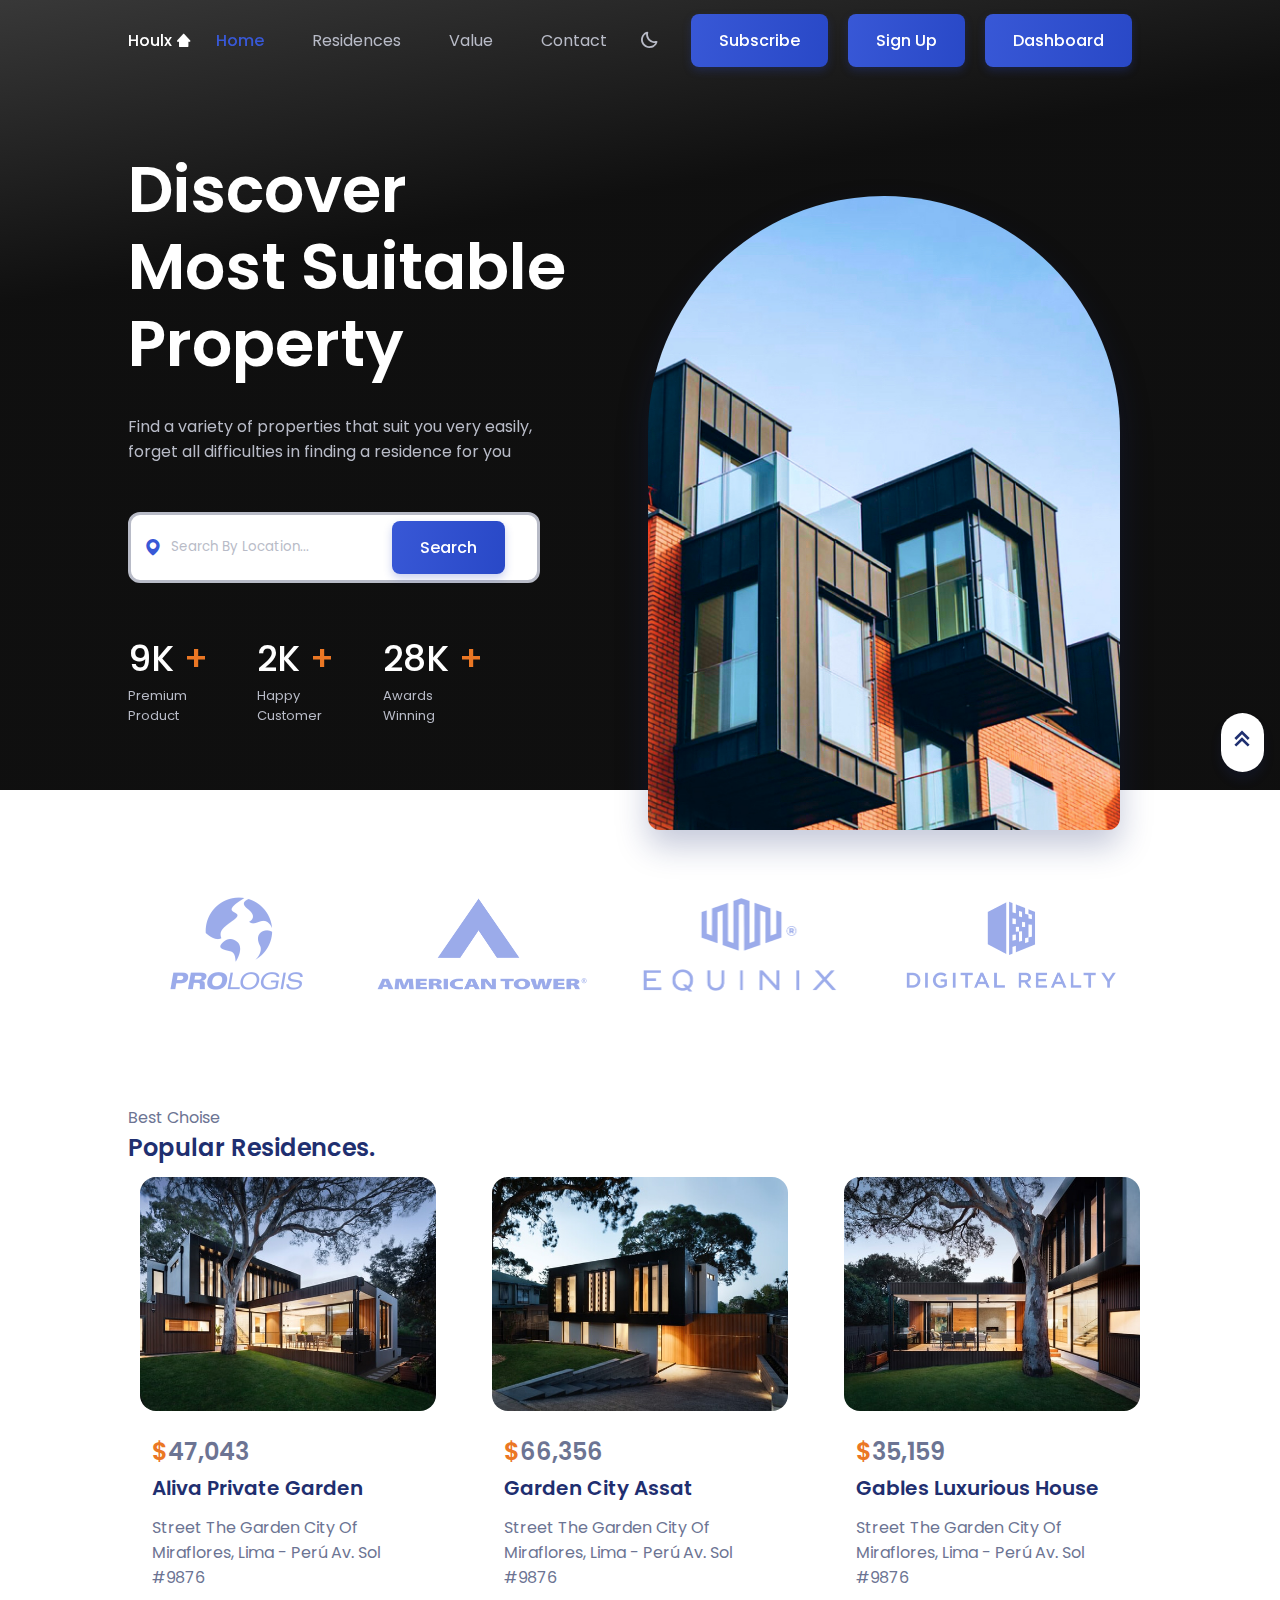
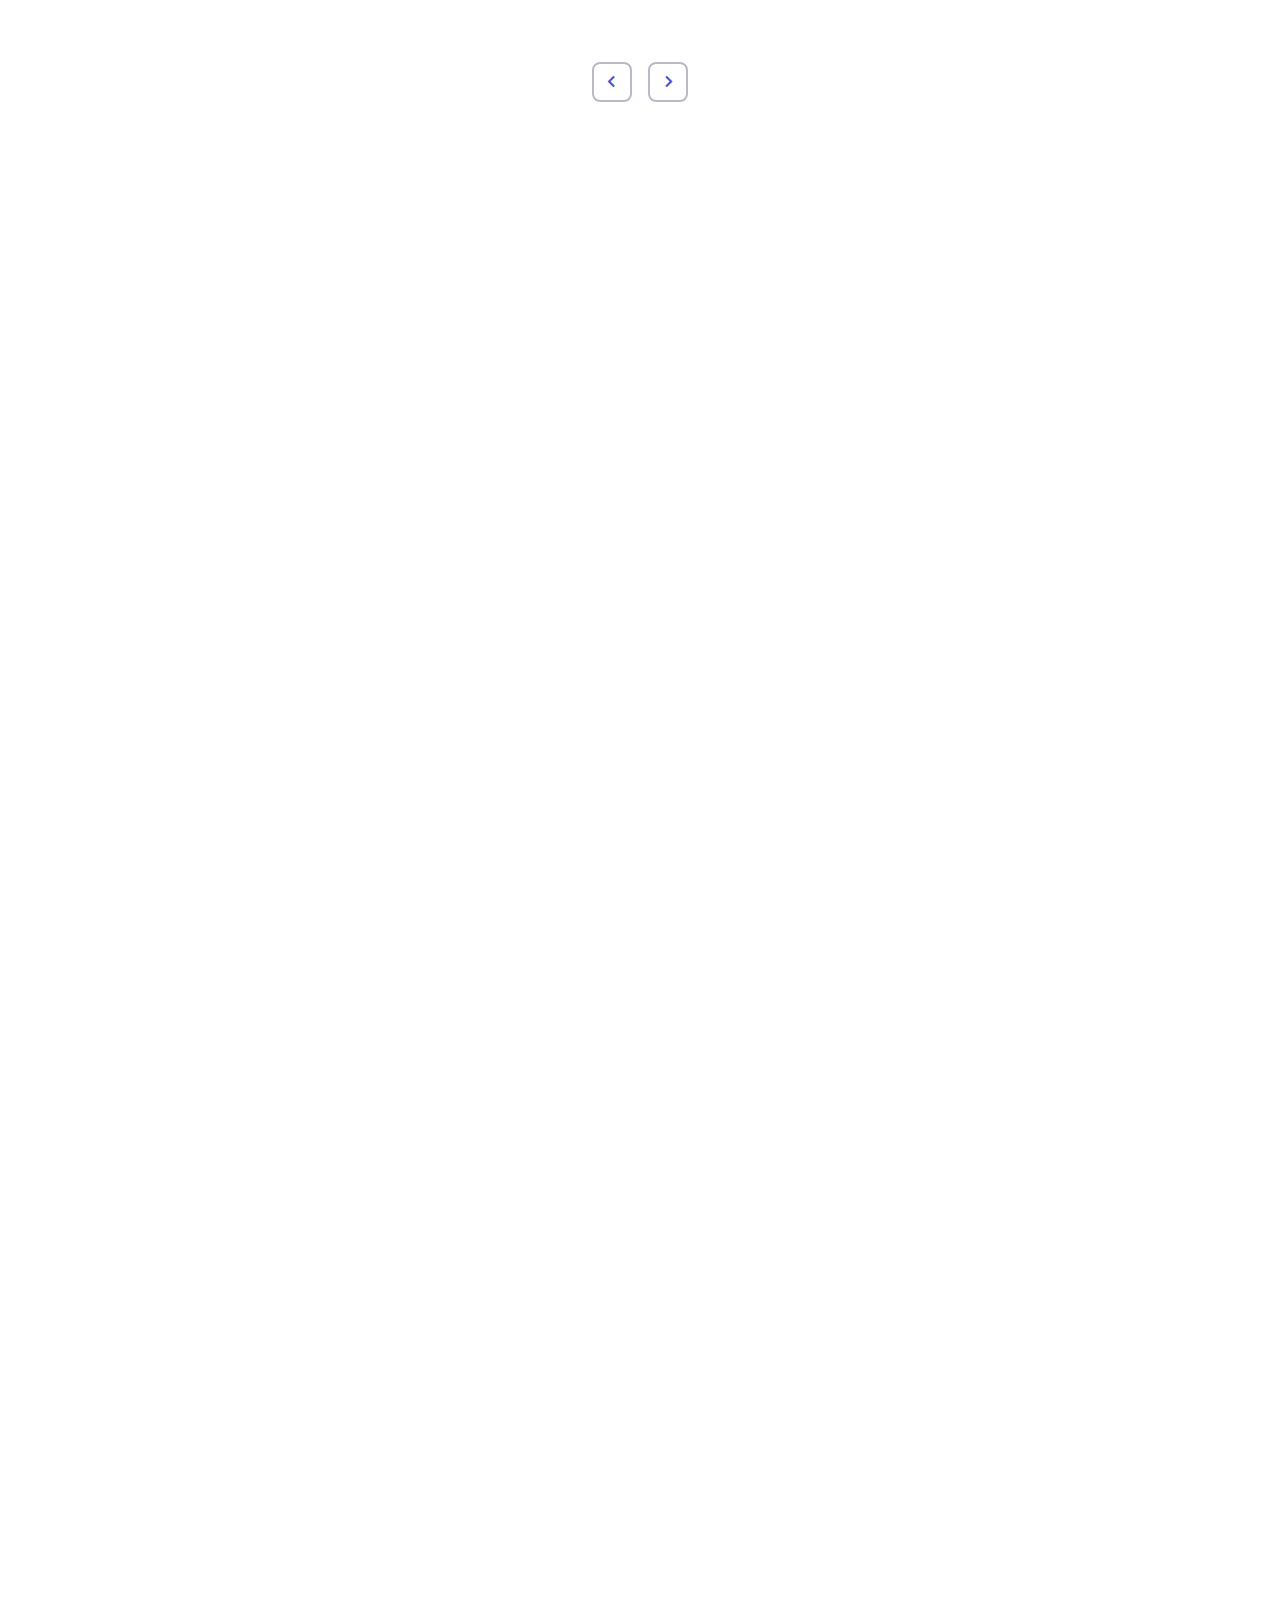
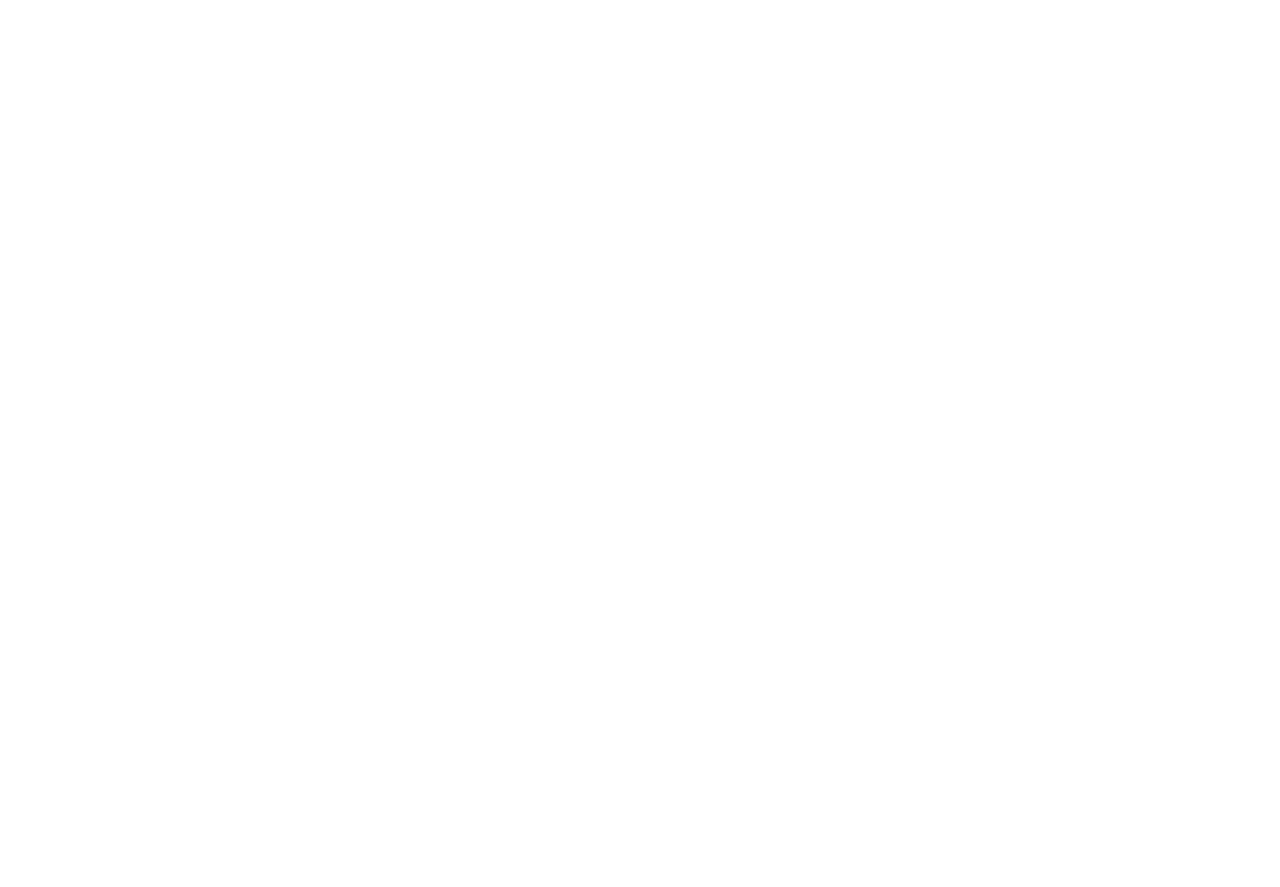
<file: index.html>
<!DOCTYPE html>
<html lang="en">
<head>
    <meta charset="UTF-8">
    <meta http-equiv="X-UA-Compatible" content="IE=edge">
    <meta name="viewport" content="width=device-width, initial-scale=1.0">
    <title>Real State</title>
    <link rel="shortcut icon" href="images/favicon.png" type="image/x-icon">
    <link href='https://unpkg.com/boxicons@2.1.4/css/boxicons.min.css' rel='stylesheet'>
    <link rel="stylesheet" href="css/swiper-bundle.min.css">
    <link rel="stylesheet" href="css/style.css">
</head>
<body>
    
    <!-- Start Header (shrouk) -->
    <header class="header" id="header">
        <nav class="nav container">
            <a href="#" class="nav-logo ">
                Houlx    <i class="bx bxs-home-alt-2"></i>
            </a>
            <div class="nav-menu">
                <ul class="nav-list">
                    <li class="nav-item">
                        <a href="#home" class="nav-link active-link">
                            <i class="bx bx-home-alt-2"></i>
                            <span>Home</span>
                        </a>
                    </li>
                    <li class="nav-item">
                        <a href="#popular" class="nav-link">
                            <i class="bx bx-building-house"></i>
                            <span>Residences</span>
                        </a>
                    </li>
                    <li class="nav-item">
                        <a href="#value" class="nav-link">
                            <i class="bx bx-award"></i>
                            <span>Value</span>
                        </a>
                    </li>
                    <li class="nav-item">
                        <a href="#contact" class="nav-link">
                            <i class="bx bx-phone"></i>
                            <span>Contact</span>
                        </a>
                    </li>
                </ul>
            </div>

            <i class="bx bx-moon change-theme" id="theme-button"></i>

            <a href="#subscribe" class="button nav-button">Subscribe</a>
            <a href="#signup" class="button nav-button" onclick="redirectToRegistration(event)">Sign Up</a>
            <a href="dashboard.html" class="button nav-button" onclick="redirectTodashboard(event)">Dashboard</a>
        </nav>
    </header>
    <!-- End Header -->

    <!-- Start Main (Nada) -->
    <main class="main">
        <section class="home section" id="home">
            <div class="home-container container grid">
                <div class="home-data">
                    <h1 class="home-title">
                        Discover <br> Most Suitable <br> Property
                    </h1>

                    <p class="home-desc">
                        Find a variety of properties that suit you very easily, 
                        forget all difficulties in finding a residence for you
                    </p>

                    <form action="" class="home-search">
                        <i class="bx bxs-map"></i>
                        <input type="search" placeholder="Search By Location..." class="home-search-input">
                        <button class="button">Search</button>
                    </form>

                    <div class="home-value">
                        <div>
                            <h1 class="home-value-number">
                                9K <span>+</span>
                            </h1>
                            <span class="home-value-desc">
                                Premium <br> Product
                            </span>
                        </div>
                        <div>
                            <h1 class="home-value-number">
                                2K <span>+</span>
                            </h1>
                            <span class="home-value-desc">
                                Happy <br> Customer
                            </span>
                        </div>
                        <div>
                            <h1 class="home-value-number">
                                28K <span>+</span>
                            </h1>
                            <span class="home-value-desc">
                                Awards <br> Winning
                            </span>
                        </div>
                    </div>

                </div>
                <div class="home-images">
                    <div class="home-orbe">
                        <div class="home-img">
                            <img src="images/home.jpg" alt="">
                        </div>
                    </div>
                </div>
            </div>    
        </section>
        <section class="logos section">
            <div class="logos-container container grid">
                <div class="logos-img">
                    <img src="images/logo1.png" alt="">
                </div>
                <div class="logos-img">
                    <img src="images/logo2.png" alt="">
                </div>
                <div class="logos-img">
                    <img src="images/logo3.png" alt="">
                </div>
                <div class="logos-img">
                    <img src="images/logo4.png" alt="">
                </div>
            </div>
        </section>
        <section class="popular section" id="popular">
            <div class="container">
                <span class="section-subtitle">
                    Best Choise
                </span>
                <h2 class="section-title">
                    Popular Residences<span>.</span>
                </h2>
                <div class="popular_container swiper">
                    <div class="swiper-wrapper">
                        <article class="popular-card swiper-slide">
                            <img src="images/popular1.jpg" alt="" class="popular-img">
                            
                            <div class="popular-data">
                                <h2 class="popular-price">
                                    <span>$</span>66,356
                                </h2>
                                <h3 class="popular-title">
                                    Garden City Assat
                                </h3>
                                <p class="poplar-desc">
                                    Street The Garden City Of Miraflores, Lima - Perú Av. Sol #9876
                                </p>
                            </div>
                        </article>
                        <article class="popular-card swiper-slide">
                            <img src="images/popular2.jpg" alt="" class="popular-img">
                            
                            <div class="popular-data">
                                <h2 class="popular-price">
                                    <span>$</span>35,159
                                </h2>
                                <h3 class="popular-title">
                                    Gables Luxurious House
                                </h3>
                                <p class="poplar-desc">
                                    Street The Garden City Of Miraflores, Lima - Perú Av. Sol #9876
                                </p>
                            </div>
                        </article>
                        <article class="popular-card swiper-slide">
                            <img src="images/popular3.jpg" alt="" class="popular-img">
                            
                            <div class="popular-data">
                                <h2 class="popular-price">
                                    <span>$</span>75,043
                                </h2>
                                <h3 class="popular-title">
                                    Garden Orchard City
                                </h3>
                                <p class="poplar-desc">
                                    Street The Garden City Of Miraflores, Lima - Perú Av. Sol #9876
                                </p>
                            </div>
                        </article>
                        <article class="popular-card swiper-slide">
                            <img src="images/popular4.jpg" alt="" class="popular-img">
                            
                            <div class="popular-data">
                                <h2 class="popular-price">
                                    <span>$</span>62,024
                                </h2>
                                <h3 class="popular-title">
                                    Luxurious City Garden
                                </h3>
                                <p class="poplar-desc">
                                    Street The Garden City Of Miraflores, Lima - Perú Av. Sol #9876
                                </p>
                            </div>
                        </article>
                        <article class="popular-card swiper-slide">
                            <img src="images/popular5.jpg" alt="" class="popular-img">
                            
                            <div class="popular-data">
                                <h2 class="popular-price">
                                    <span>$</span>47,043
                                </h2>
                                <h3 class="popular-title">
                                    Aliva Private Garden
                                </h3>
                                <p class="poplar-desc">
                                    Street The Garden City Of Miraflores, Lima - Perú Av. Sol #9876
                                </p>
                            </div>
                        </article>
                    </div>
                    <div class="swiper-button-next">
                        <i class="bx bx-chevron-right"></i>
                    </div>
                    <div class="swiper-button-prev">
                        <i class="bx bx-chevron-left"></i>
                    </div>
                </div>
            </div>
        </section>
        <section class="value section" id="value">
            <div class="value-container container grid">
                <div class="value-images">
                    <div class="value-orbe"></div>
                    <!-- End Main -->

                    <!-- Start value (Ali) -->
                    <div class="value-img">
                        <img src="images/value.jpg" alt="">
                    </div>
                </div>
                <div class="value-content">
                    <div class="value-data">
                        <span class="section-subtitle">Our Value</span>
                        <h2 class="section-title">Value We Give To You<span>.</span></h2>
                        <p class="value-desc">
                            We always ready to help by providing the best service for you. 
                            We believe a good place to live can make your life better.
                        </p>
                    </div>
                    <div class="value-acco">
                        <div class="value-acco-item">
                            <header class="value-acco-header">
                                <i class="bx bxs-shield-x value-acco-icon"></i>
                                <h3 class="value-acco-title">Best interest rates on the market</h3>
                                <div class="value-acco-arrow">
                                    <i class="bx bxs-down-arrow"></i>
                                </div>
                            </header>
                            <div class="value-acco-content">
                                <p class="value-acco-desc">
                                    Price we provides is the best for you, 
                                    we guarantee no price changes on your property due 
                                    to various unexpected costs that may come.
                                </p>
                            </div>
                        </div>
                        <div class="value-acco-item">
                            <header class="value-acco-header">
                                <i class="bx bxs-x-square value-acco-icon"></i>
                                <h3 class="value-acco-title">Prevent unstable prices</h3>
                                <div class="value-acco-arrow">
                                    <i class="bx bxs-down-arrow"></i>
                                </div>
                            </header>
                            <div class="value-acco-content">
                                <p class="value-acco-desc">
                                    Price we provides is the best for you, 
                                    we guarantee no price changes on your property due 
                                    to various unexpected costs that may come.
                                </p>
                            </div>
                        </div>
                        <div class="value-acco-item">
                            <header class="value-acco-header">
                                <i class="bx bxs-shield-x value-acco-icon"></i>
                                <h3 class="value-acco-title">Best prices on the market</h3>
                                <div class="value-acco-arrow">
                                    <i class="bx bxs-down-arrow"></i>
                                </div>
                            </header>
                            <div class="value-acco-content">
                                <p class="value-acco-desc">
                                    Price we provides is the best for you, 
                                    we guarantee no price changes on your property due 
                                    to various unexpected costs that may come.
                                </p>
                            </div>
                        </div>
                        <div class="value-acco-item">
                            <header class="value-acco-header">
                                <i class="bx bxs-shield-x value-acco-icon"></i>
                                <h3 class="value-acco-title">Security of your data</h3>
                                <div class="value-acco-arrow">
                                    <i class="bx bxs-down-arrow"></i>
                                </div>
                            </header>
                            <div class="value-acco-content">
                                <p class="value-acco-desc">
                                    Price we provides is the best for you, 
                                    we guarantee no price changes on your property due 
                                    to various unexpected costs that may come.
                                </p>
                            </div>
                        </div>
                    </div>
                </div>
            </div>
        </section>
        <!-- End Value -->

        <!-- Start Contact (Alaa) -->
        <section class="contact section" id="contact">
            <div class="contact-container container grid">
                <div class="contact-images">
                    <div class="contact-orbe"></div>
                      
                    <div class="contact-image">
                        <img src="images/contact.png" alt="">
                    </div>
                </div>
                <div class="contact-content">
                    <div class="contact-data">
                        <span class="section-subtitle">Contact Us</span>
                        <h2 class="title">
                            Easy To Contact Us<span>.</span>
                        </h2>
                        <p class="contact-desc">
                            Is there a problem finding your dream home? Need a 
                            guide in buying first home? or need a consultation 
                            on residential issues? just contact us.
                        </p>
                    </div>
                    <div class="contact-card">
                        <div class="contact-card-box">
                            <div class="contact-card-info">
                                <i class="bx bxs-message-rounded-dots"></i>
                                <div>
                                    <h3 class="contact-card-title">
                                        Chat
                                    </h3>
                                    <p class="contact-card-desc">
                                        022.321.165.19
                                    </p>
                                </div>
                                <button class="button contact-card-button">Chat Now</button>
                            </div>
                        </div>
                        <div class="contact-card-box">
                            <div class="contact-card-info">
                                <i class="bx bx-phone-call"></i>
                                <div>
                                    <h3 class="contact-card-title">
                                        Call
                                    </h3>
                                    <p class="contact-card-desc">
                                        022.321.165.19
                                    </p>
                                </div>
                                <button class="button contact-card-button">Call Now</button>
                            </div>
                        </div>
                        <div class="contact-card-box">
                            <div class="contact-card-info">
                                <i class="bx bxs-envelope"></i>
                                <div>
                                    <h3 class="contact-card-title">
                                        Message
                                    </h3>
                                    <p class="contact-card-desc">
                                        022.321.165.19
                                    </p>
                                </div>
                                <button class="button contact-card-button">Message Now</button>
                            </div>
                        </div>
                        <div class="contact-card-box">
                            <div class="contact-card-info">
                                <i class="bx bxs-video"></i>
                                <div>
                                    <h3 class="contact-card-title">
                                        Video Call
                                    </h3>
                                    <p class="contact-card-desc">
                                        022.321.165.19
                                    </p>
                                </div>
                                <button class="button contact-card-button">Video Call Now</button>
                            </div>
                        </div>
                    </div>
                </div>
            </div>
        </section>
        <!-- End Contact -->

        <!-- Start Subscribe (karim) -->
        <section class="subscribe section " id="subscribe">
            <div class="subscribe-container container grid">
                <h1 class="subscribe-title">
                    Get Started with Holux
                </h1>
                <p class="subscribe-desc">
                    Subscribe and find super attractive price
                    quotes from us, Find your residence soon.
                </p>
                <a href="#" class="button subscribe-button">Subscribe</a>
            </div>
        </section>
        <!-- End Subscribe -->
    </main>

    <!-- Start Footer (Alfred) -->
    <footer class="footer section">
        <div class="footer-container container grid">
            <div>
                <a href="#" class="footer-logo">
                    Houlx <i class="bx bxs-home-alt-2"></i>
                </a>
                <p class="footer-desc">
                    Our vision is to make all people <br> 
                    the best place to live for them.
                </p>
            </div>
            <div class="footer-content">
                <div>
                    <h3 class="footer-title">
                        About
                    </h3>
                    <ul class="footer-links">
                        <li><a href="#" class="footer-link">About Us</a></li>
                        <li><a href="#" class="footer-link">Features</a></li>
                        <li><a href="#" class="footer-link">News & Blog</a></li>
                    </ul>
                </div>
                
                <div>
                    <h3 class="footer-title">
                        Company
                    </h3>
                    <ul class="footer-links">
                        <li><a href="#" class="footer-link">How We Work?</a></li>
                        <li><a href="#" class="footer-link">Capital</a></li>
                        <li><a href="#" class="footer-link">Security</a></li>
                    </ul>
                </div>

                <div>
                    <h3 class="footer-title">
                        Support
                    </h3>
                    <ul class="footer-links">
                        <li><a href="#" class="footer-link">FAQs</a></li>
                        <li><a href="#" class="footer-link">Support center</a></li>
                        <li><a href="#" class="footer-link">Contact Us</a></li>
                    </ul>
                </div>

                <div>
                    <h3 class="footer-title">
                        Follow Us
                    </h3>
                    <ul class="footer-social">
                        <a href="#" class="footer-social-link">
                            <i class="bx bxl-facebook-circle"></i>
                        </a>
                        <a href="#" class="footer-social-link">
                            <i class="bx bxl-instagram-alt"></i>
                        </a>
                        <a href="#" class="footer-social-link">
                            <i class="bx bxl-twitter"></i>
                        </a>
                    </ul>
                </div>

            </div>
        </div>
        <div class="footer-info container">
            <span class="footer-copy">
                &#169;All rigths reserved
            </span>
            <div class="footer-privacy">
                <a href="#">Terms & Agreements  </a>
                <a href="#">Privacy Policy</a>
            </div>
        </div>
    </footer>
<!-- End Footer -->
    <a href="#" class="scroll-up">
        <i class="bx bx-chevrons-up"></i>
    </a>
    <script src="js/scrollreveal.min.js"></script>
    <script src="js/swiper-bundle.min.js"></script>
    <script src="js/code.js"></script>
</body>
</html>
</file>
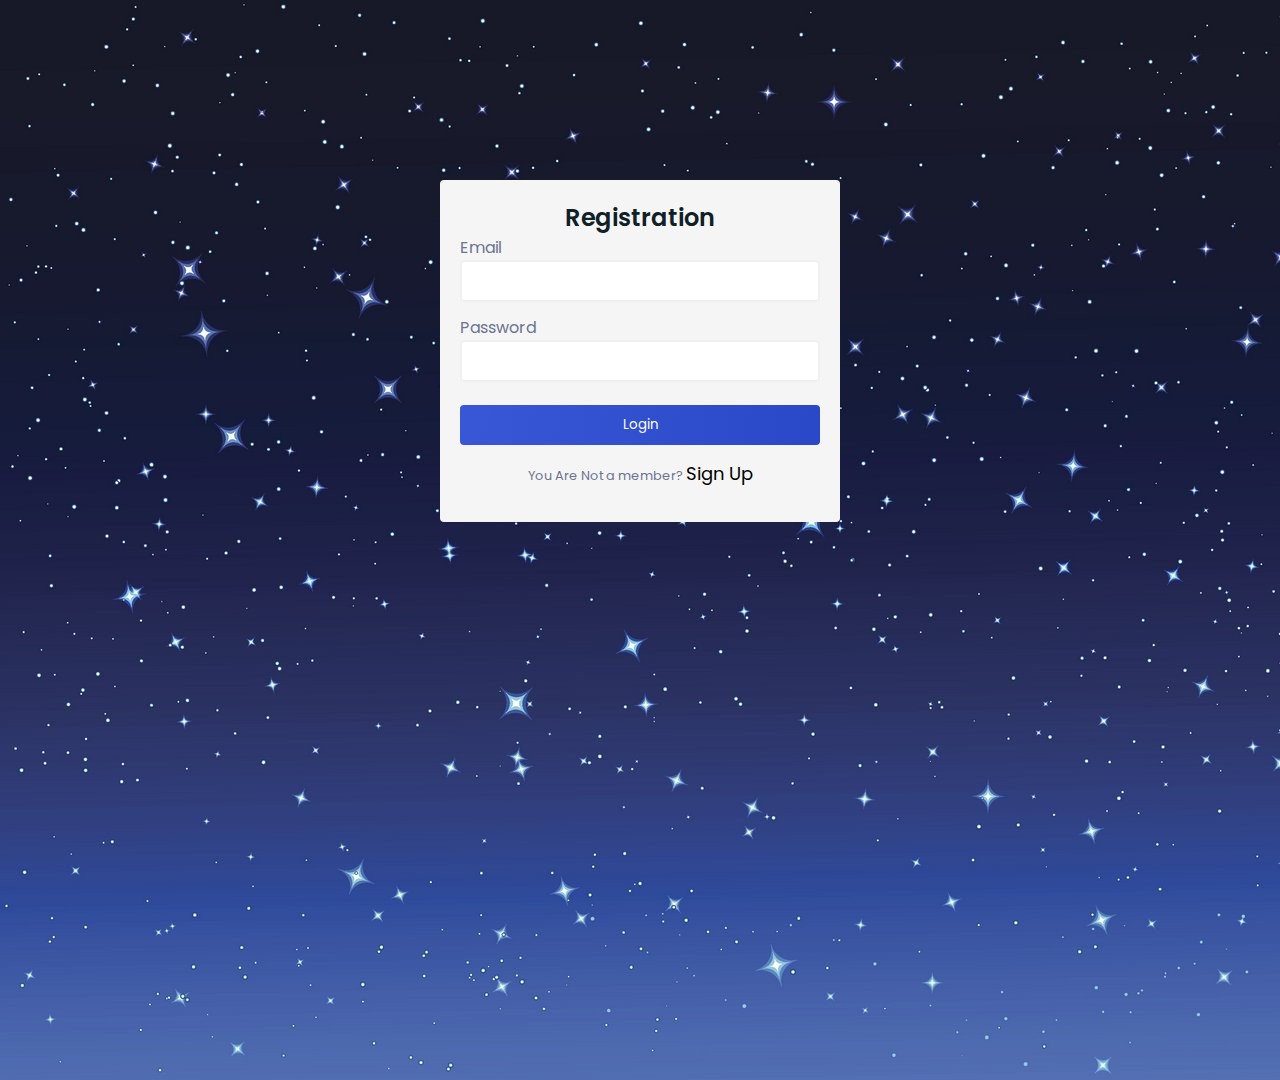
<file: login.html>
<html lang="en">

<head>
    <meta charset="UTF-8">
    <meta http-equiv="X-UA-Compatible" content="IE=edge">
    <meta name="viewport" content="width=device-width, initial-scale=1.0">
    <title>Real State</title>
    <link rel="shortcut icon" href="images/favicon.png" type="image/x-icon">
    <link href='https://unpkg.com/boxicons@2.1.4/css/boxicons.min.css' rel='stylesheet'>
    <link rel="stylesheet" href="css/swiper-bundle.min.css">
    <link rel="stylesheet" href="css/style.css">
</head>

<body style="background-image: url(/images/iStock-504110140.jpg);
height: 100vh;">
    <div class="container">
        <form id="form" action="/">
            <h1>Registration</h1>

            <div class="input-control">
                <label for="email">Email</label>
                <input id="email" name="email" type="text">
                <div class="error"></div>
            </div>
            <div class="input-control">
                <label for="password">Password</label>
                <input id="password" name="password" type="password">
                <div class="error"></div>
            </div>

            <button type="submit" onclick="redirectToHome()">Login</button>
            <div class="member">
                You Are Not a member? <a href="signup.html">Sign Up</a>
            </div>


        </form>
    </div>
    <script>
        // login

        const form = document.getElementById('form');
        const email = document.getElementById('email');
        const password = document.getElementById('password');

        form.addEventListener('submit', e => {
            e.preventDefault();

            validateInputs();
        });

        const setError = (element, message) => {
            const inputControl = element.parentElement;
            const errorDisplay = inputControl.querySelector('.error');

            errorDisplay.innerText = message;
            inputControl.classList.add('error');
            inputControl.classList.remove('success')
        }

        const setSuccess = element => {
            const inputControl = element.parentElement;
            const errorDisplay = inputControl.querySelector('.error');

            errorDisplay.innerText = '';
            inputControl.classList.add('success');
            inputControl.classList.remove('error');
        };

        const isValidEmail = email => {
            const re = /^(([^<>()[\]\\.,;:\s@"]+(\.[^<>()[\]\\.,;:\s@"]+)*)|(".+"))@((\[[0-9]{1,3}\.[0-9]{1,3}\.[0-9]{1,3}\.[0-9]{1,3}\])|(([a-zA-Z\-0-9]+\.)+[a-zA-Z]{2,}))$/;
            return re.test(String(email).toLowerCase());
        }

        const validateInputs = () => {
            const emailValue = email.value.trim();
            const passwordValue = password.value.trim();



            if (emailValue === '') {
                setError(email, 'Email is required');
            } else if (!isValidEmail(emailValue)) {
                setError(email, 'Provide a valid email address');
            } else {
                setSuccess(email);
            }

            if (passwordValue === '') {
                setError(password, 'Password is required');
            } else if (passwordValue.length < 8) {
                setError(password, 'Password must be at least 8 character.')
            } else {
                setSuccess(password);
            }



        };



        function redirectToHome() {
            const emailValue = email.value.trim();
            const passwordValue = password.value.trim();

            // Check if all fields are successfully validated
            if (
                email.parentElement.classList.contains('success') &&
                password.parentElement.classList.contains('success')
            ) {
                // All fields are validated, redirect to home page
                window.location.href = 'index.html';
            } else {
                // If any field is not validated, prevent redirection
                console.log('Validation not complete.');
            }
        }

    </script>
</body>

</html>
</file>
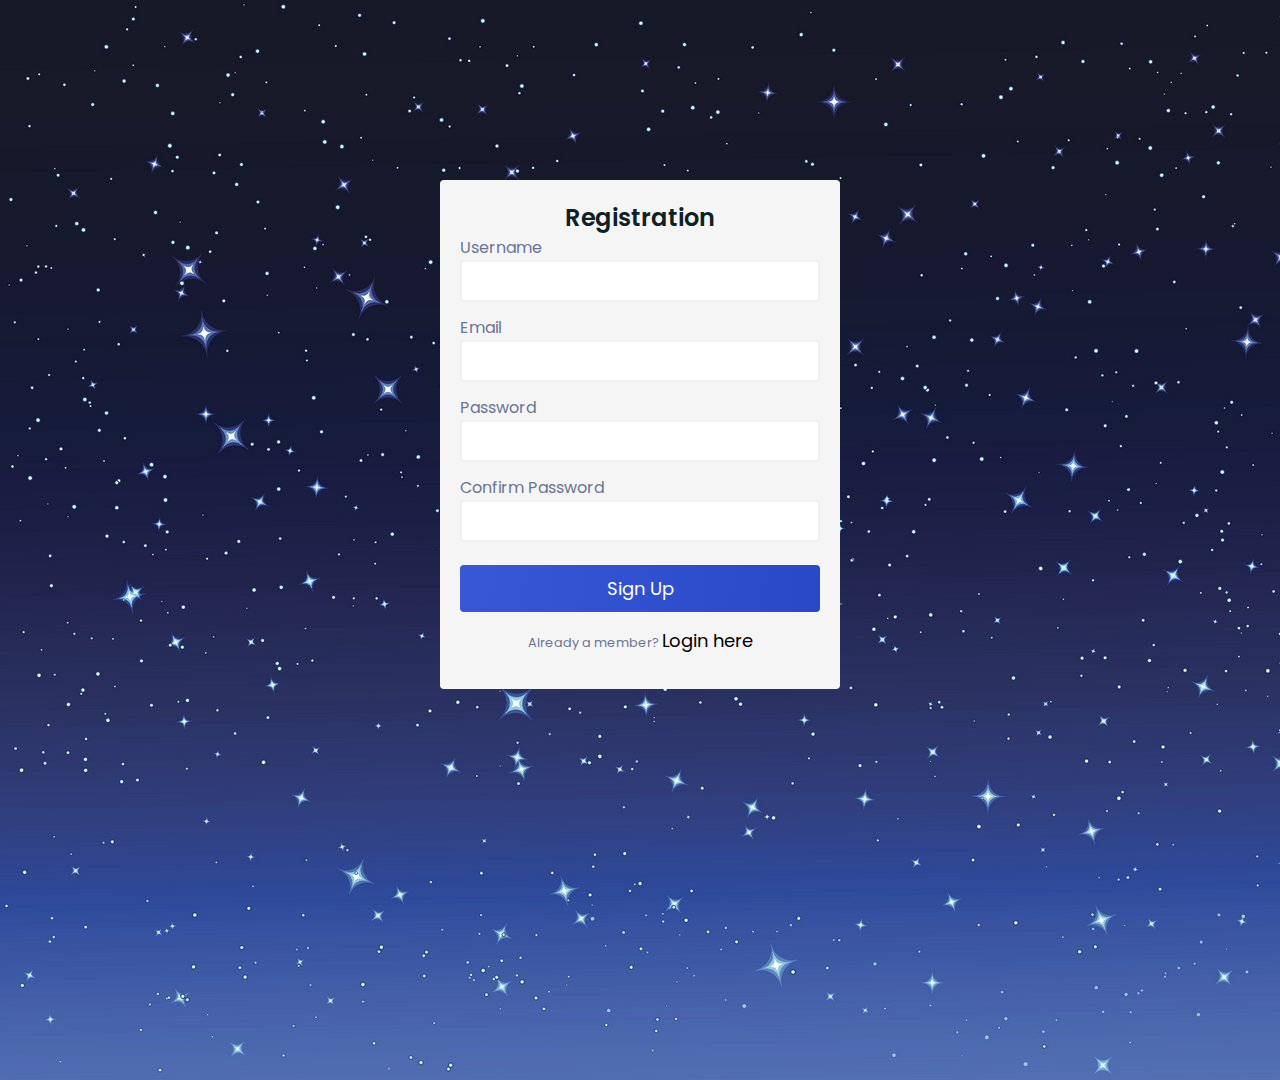
<file: signup.html>
<html lang="en">

<head>
    <meta charset="UTF-8">
    <meta http-equiv="X-UA-Compatible" content="IE=edge">
    <meta name="viewport" content="width=device-width, initial-scale=1.0">
    <title>Real State</title>
    <link rel="shortcut icon" href="images/favicon.png" type="image/x-icon">
    <link href='https://unpkg.com/boxicons@2.1.4/css/boxicons.min.css' rel='stylesheet'>
    <link rel="stylesheet" href="css/swiper-bundle.min.css">
    <link rel="stylesheet" href="css/style.css">
</head>

<body style="background-image: url(/images/iStock-504110140.jpg);

background-size: cover;
height: 100vh;">
    <div class="container">
        <form id="form" action="/">
            <h1>Registration</h1>
            <div class="input-control">
                <label for="username">Username</label>
                <input id="username" name="username" type="text">
                <div class="error"></div>
            </div>
            <div class="input-control">
                <label for="email">Email</label>
                <input id="email" name="email" type="text">
                <div class="error"></div>
            </div>
            <div class="input-control">
                <label for="password">Password</label>
                <input id="password" name="password" type="password">
                <div class="error"></div>
            </div>
            <div class="input-control">
                <label for="password2">Confirm Password</label>
                <input id="password2" name="password2" type="password">
                <div class="error"></div>
            </div>
            <button class="btn" type="submit" onclick="redirectToHome()">Sign Up</button>
            <div class="member">
                Already a member? <a href="login.html">Login here</a>
            </div>


        </form>
    </div>

    <script>
        // login

        const form = document.getElementById('form');
        const username = document.getElementById('username');
        const email = document.getElementById('email');
        const password = document.getElementById('password');
        const password2 = document.getElementById('password2');

        form.addEventListener('submit', e => {
            e.preventDefault();

            validateInputs();
        });

        const setError = (element, message) => {
            const inputControl = element.parentElement;
            const errorDisplay = inputControl.querySelector('.error');

            errorDisplay.innerText = message;
            inputControl.classList.add('error');
            inputControl.classList.remove('success')
        }

        const setSuccess = element => {
            const inputControl = element.parentElement;
            const errorDisplay = inputControl.querySelector('.error');

            errorDisplay.innerText = '';
            inputControl.classList.add('success');
            inputControl.classList.remove('error');
        };

        const isValidEmail = email => {
            const re = /^(([^<>()[\]\\.,;:\s@"]+(\.[^<>()[\]\\.,;:\s@"]+)*)|(".+"))@((\[[0-9]{1,3}\.[0-9]{1,3}\.[0-9]{1,3}\.[0-9]{1,3}\])|(([a-zA-Z\-0-9]+\.)+[a-zA-Z]{2,}))$/;
            return re.test(String(email).toLowerCase());
        }

        const validateInputs = () => {
            const usernameValue = username.value.trim();
            const emailValue = email.value.trim();
            const passwordValue = password.value.trim();
            const password2Value = password2.value.trim();

            if (usernameValue === '') {
                setError(username, 'Username is required');
            } else {
                setSuccess(username);
            }

            if (emailValue === '') {
                setError(email, 'Email is required');
            } else if (!isValidEmail(emailValue)) {
                setError(email, 'Provide a valid email address');
            } else {
                setSuccess(email);
            }

            if (passwordValue === '') {
                setError(password, 'Password is required');
            } else if (passwordValue.length < 8) {
                setError(password, 'Password must be at least 8 character.')
            } else {
                setSuccess(password);
            }

            if (password2Value === '') {
                setError(password2, 'Please confirm your password');
            } else if (password2Value !== passwordValue) {
                setError(password2, "Passwords doesn't match");
            } else {
                setSuccess(password2);
            }

        };



        function redirectToHome() {
            const usernameValue = username.value.trim();
            const emailValue = email.value.trim();
            const passwordValue = password.value.trim();
            const password2Value = password2.value.trim();

            // Check if all fields are successfully validated
            if (
                username.parentElement.classList.contains('success') &&
                email.parentElement.classList.contains('success') &&
                password.parentElement.classList.contains('success') &&
                password2.parentElement.classList.contains('success')
            ) {
                // All fields are validated, redirect to home page
                window.location.href = 'index.html';
            } else {
                // If any field is not validated, prevent redirection
                console.log('Validation not complete.');
            }
        }
    </script>

</body>

</html>
</file>
<file: css/style.css>
/* start global  */

@import url("https://fonts.googleapis.com/css2?family=Poppins:wght@400;500;600&display=swap");

:root {
    --header-height: 3.5rem;
    --first-color: hsl(228, 66%, 53%);
    --first-color-alt: hsl(228, 66%, 47%);
    --first-color-light: hsl(228, 62%, 59%);
    --first-color-lighten: hsl(228, 100%, 97%);
    --second-color: hsl(25, 83%, 53%);
    --title-color: hsl(228, 57%, 28%);
    --text-color: hsl(228, 15%, 50%);
    --text-color-light: hsl(228, 12%, 75%);
    --border-color: hsl(228, 99%, 98%);
    --body-color: #fff;
    --container-color: #fff;
    --body-font: 'Poppins', sans-serif;
    --biggest-font-size: 2.25rem;
    --h1-font-size: 1.5rem;
    --h2-font-size: 1.25rem;
    --h3-font-size: 1rem;
    --normal-font-size: .938rem;
    --small-font-size: .813rem;
    --smaller-font-size: .75rem;
    --font-medium: 500;
    --font-semi-bold: 600;
    --z-tooltip: 10;
    --z-fixed: 100;
}

@media screen and (min-width: 1024px) {
    :root {
        --biggest-font-size: 4rem;
        --h1-font-size: 2.25rem;
        --h2-font-size: 1.5rem;
        --h3-font-size: 1.25rem;
        --normal-font-size: 1rem;
        --small-font-size: .875rem;
        --smaller-font-size: .813rem;
    }
}

* {
    box-sizing: border-box;
    padding: 0;
    margin: 0;
}

html {
    scroll-behavior: smooth;
}

body {
    font-family: var(--body-font);
    font-size: var(--normal-font-size);
    background-color: var(--body-color);
    color: var(--text-color);
    transition: .3s;
    /* For animation dark mode */
}

h1,
h2,
h3 {
    color: var(--title-color);
    font-weight: var(--font-semi-bold);
}

ul {
    list-style: none;
}

a {
    text-decoration: none;
}

img {
    max-width: 100%;
    height: auto;
}

input,
button {
    font-family: var(--body-font);
    outline: none;
    border: none;
}

.container {
    max-width: 1024px;
    margin-left: 1.5rem;
    margin-right: 1.5rem;
}

.grid {
    display: grid;
}

.section {
    padding: 4.5rem 0 2rem;
}

.section__title {
    font-size: var(--h2-font-size);
    margin-bottom: 1rem;
}

.section__title span {
    color: var(--second-color);
}

.section__subtitle {
    display: block;
    font-size: var(--small-font-size);
    color: var(--second-color);
}

.main {
    overflow: hidden;
    /* For the animations ScrollReveal*/
}

/* end global  */


/*login==============================*/
/* body {
    background: linear-gradient(to right, #0f2027, #203a43, #2c5364);
    font-family: 'Poppins', sans-serif;
} */

#form {
    width: 400px;
    margin: 20vh auto 0 auto;
    padding: 20px;
    background-color: whitesmoke;
    border-radius: 4px;
    font-size: 12px;

}

#form h1 {
    color: #0f2027;
    text-align: center;
}

#form button {
    padding: 10px;
    margin-top: 10px;
    width: 100%;
    background: linear-gradient(101deg,
            hsl(228, 66%, 53%),
            hsl(228, 66%, 47%));
    color: #fff;
    border: none;
    border-radius: 4px;
}
#form label{
    font-size: 16px;
}
#form .btn{
    font-size: 18px;
}
#form .member a{
color:black;
font-size: 18px;
}
.input-control {
    display: flex;
    flex-direction: column;
}

.input-control input {
    border: 2px solid #f0f0f0;
	border-radius: 4px;
	display: block;
	font-size: 12px;
	padding: 10px;
	width: 100%;
}

.input-control input:focus {
    outline: 0;
}

.input-control.success input {
    border-color: #09c372;
}

.input-control.error input {
    border-color: #ff3860;
}

.input-control .error {
    color: #ff3860;
    font-size: 11px;
    height: 13px;
}

.member {
    font-size: 0.8rem;
    margin: 15px;
    text-align: center;

}

/* start header - nav  */

.header {
    position: fixed;
    top: 0;
    left: 0;
    width: 100%;
    background-color: transparent;
    z-index: var(--z-fixed);
    transition: 0.4s;

}

.nav {
    height: var(--header-height);
    display: flex;
    justify-content: space-between;
    align-items: center;
}

.nav-logo {
    color: #fff;
    display: inline-flex;
    align-items: center;
    column-gap: 0.25rem;
    font-weight: var(--font-medium);
    transition: 0.3s;
}

.nav-logo i {
    font-size: 1rem;
}

.nav-logo:hover {
    color: var(--first-color);
}

@media screen and (max-width:1023px) {
    .nav-menu {
        position: fixed;
        bottom: 2rem;
        left: 0;
        right: 0;
        margin: 0 auto;
        padding: 1.30rem 3rem;
        background-color: var(--container-color);
        box-shadow: 0 8px 24px hsl(228, 66%, 45%, 0.15);
        width: 90%;
        border-radius: 1.25rem;
        transition: 0.4s;
    }

    .nav-list {
        display: flex;
        justify-content: space-between;
        align-items: center;
    }

    .nav-link {
        color: var(--text-color);
        display: flex;
        padding: 0.5rem;
        border-radius: 50%;
    }

    .nav-link i {
        font-size: 1.25rem;
    }

    .nav-link span {
        display: none;
    }
}
@media screen and (min-width: 1023px) {
    .change-theme {
      margin: 0 2rem;
      color: var(--text-color-light);
    }
  }
.scroll-header {
    background-color: var(--body-color);
    box-shadow: 0 1px 4px hsla(228, 4%, 15%, 0.1)
}

.scroll-header .nav-logo {
    color: var(--first-color);
}

.scroll-header .change-theme {
    color: var(--title-color);
}

/* end header - nav */

/* Start Home */

.home {
    background: linear-gradient(170deg,
            hsl(0, 0%, 22%)0%,
            hsl(0, 0%, 6%)30%);
    padding-bottom: 0;
}

.home-container {
    padding-top: 4rem;
    row-gap: 3.5rem;
}

.home-title,
.home-value-number {
    color: #fff;
}

.home-title {
    font-size: var(--biggest-font-size);
    line-height: 120%;
    margin-bottom: 1.25rem;
}

.home-desc {
    color: var(--text-color-light);
    margin-bottom: 2rem;
}

.home-search {
    background-color: var(--body-color);
    padding: .35rem .75rem;
    display: flex;
    align-items: center;
    border-radius: 0.75rem;
    border: 3px solid var(--text-color-light);
    margin-bottom: 2rem;
}

.home-search i {
    font-size: 1.25rem;
    color: var(--first-color);
}

.home-search-input {
    width: 90%;
    background-color: var(--body-color);
    color: var(--text-color);
    margin: 0 .5rem;
}

.home-search-input::placeholder {
    color: var(--text-color-light);
}

.home-value {
    display: flex;
    column-gap: 2.5rem;
}

.home-value-number {
    font-size: var(--h1-font-size);
    font-weight: var(--font-medium);
}

.home-value-number span {
    color: var(--second-color);
}

.home-value-desc {
    display: flex;
    color: var(--text-color-light);
    font-size: var(--smaller-font-size);
}

.home-images {
    position: relative;
    display: flex;
    justify-content: center;
}

.home-orbe {
    background: linear-gradient(180deg,
            hsl(0, 0%, 16%)93%,
            hsl(0, 0%, 67)100%);
    width: 256px;
    height: 284px;
    border-radius: 135px 135px 0 0;
}

.home-img {
    position: absolute;
    width: 250px;
    height: 300px;
    overflow: hidden;
    border-radius: 125px 125px 12px 12px;
    display: inline-flex;
    align-items: flex-end;
    bottom: -1.5rem;
    box-shadow: 0 16px 32px hsla(228, 66%, 25%, 0.25);
}

.button {
    display: inline-block;
    background: linear-gradient(101deg,
            hsl(228, 66%, 53%),
            hsl(228, 66%, 47%));
    color: #fff;
    padding: 14px 28px;
    border-radius: 0.5rem;
    font-size: var(--normal-font-size);
    font-weight: var(--font-medium);
    box-shadow: 0 4px 8px hsla(228, 66%, 45%, 0.25);
    transition: 0.3s;
    cursor: pointer;
    margin-right: 20px;
    
}



.button:hover {
    box-shadow: 0 4px 12px hsla(228, 66%, 45%, 0.25);
}

.nav-button {
    display: none;
    
    
}


/* end Home */

/* start logos  */

.logos-container {
    padding-top: 2rem;
    grid-template-columns: repeat(2, 1fr);
    gap: 3rem 2rem;
    justify-items: center;
}

.logos-img img {
    height: 60px;
    opacity: 0.5;
    transition: 0.3s;
}

.logos-img img:hover {
    opacity: 1;
}

/* end logos  */

/* start popular */

.popular-container {
    padding: 1rem 0 5rem;
}

.popular-card {
    width: 290px;
    background-color: var(--container-color);
    padding: 0.5rem 0.5rem 1.5rem;
    border-radius: 1rem;
    margin: 0 auto 5rem;
    transition: 0.4s;
}

.popular-img {
    border-radius: 1rem;
    margin-bottom: 1rem;
}

.popular-data {
    padding: 0 1rem 0 0.5rem;
}

.popular-price {
    font-size: var(--h2-font-size);
    color: var(--text-color);
    margin-bottom: 0.25rem;
}

.popular-price span {
    color: var(--second-color);
}

.popular-title {
    font-size: var(--h3-font-size);
    margin-bottom: 0.75rem;
}

.popular-desc {
    font-size: var(--small-font-size);
}

.popular-card:hover {
    box-shadow: 0 12px 16px hsla(228, 66%, 45%, 0.1);
}

.swiper-button-prev::after,
.swiper-button-next::after {
    content: "";
}

.swiper-button-next,
.swiper-button-prev {
    top: initial;
    bottom: 0;
    width: initial;
    height: initial;
    background-color: var(--container-color);
    border: 2px solid var(--text-color-light);
    padding: 6px;
    border-radius: 0.5rem;
    font-size: 1.5rem;
    color: var(--first-color);
}

.swiper-button-prev {
    left: calc(50% - 3rem);
}

.swiper-button-next {
    right: calc(50% - 3rem);
}


/* end popular */

/* start value  */

.value-container {
    row-gap: 3rem;
    display: grid;
}

.value-images {
    position: relative;
    display: flex;
    justify-content: center;
}

.value-orbe {
    width: 266px;
    height: 316px;
    background-color: hsl(288, 24%, 97%);
    border-radius: 135px 135px 16px 16px;
    /* display: none; */
}

.value-img {
    position: absolute;
    width: 250px;
    height: 300px;
    overflow: hidden;
    border-radius: 125px 125px 12px 12px;
    inset: 0;
    margin: auto;
    box-shadow: 0 16px 32px hsla(228, 55%, 25%, 0.25);
}

.value-desc {
    font-size: var(--small-font-size);
    margin-bottom: 2rem;

}

.value-acco {
    display: grid;
    row-gap: 1.5rem;

}

.value-acco-item {
    background-color: var(--body-color);
    border: 2px solid var(--border-color);
    border-radius: 0.5rem;
    padding: 1rem 0.75rem;
}

.value-acco-header {
    display: flex;
    align-items: center;
    cursor: pointer;
}

.value-acco-icon {
    background-color: var(--first-color-lighten);
    padding: 5px;
    border-radius: 0.25rem;
    font-size: 18px;
    color: var(--first-color);
    margin-right: 0.75rem;
    transition: 0.3s;
}

.value-acco-title {
    font-size: var(--small-font-size);
}

.value-acco-arrow {
    display: inline-flex;
    background-color: var(--first-color-lighten);
    padding: 0.25rem;
    color: var(--first-color);
    border-radius: 2px;
    font-size: 10px;
    margin-left: auto;
    transition: 0.3s;
}

.value-acco-arrow i {
    transition: 0.4s;

}

.value-acco-desc {
    font-size: var(--smaller-font-size);
    padding: 1.25rem 2.5rem 0 2.75rem;
}

.value-acco-content {
    overflow: hidden;
    height: 0;
    transition: all 0.25s ease;
}

.acco-open {
    box-shadow: 0 12px 32px hsl(228, 66%, 45%, 0.1);
}

.acco-open .value-acco-icon {
    box-shadow: 0 4px 4px hsl(228, 66%, 45%, 0.1);
}

.acco-open .value-acco-arrow {
    box-shadow: 0 2px 4px hsl(228, 66%, 45%, 0.1);
}

.acco-open .value-acco-arrow i {
    transform: rotate(-180deg);
}

/* end value  */

/* start contact  */

.contact-container {
    row-gap: 2rem;
}

.contact-images {
    position: relative;
    display: flex;
    justify-content: center;
}

.contact-orbe {
    width: 266px;
    height: 316px;
    background-color: hsl(228, 24%, 97%);
    border-radius: 135px 135px 16px 16px;
}

.contact-image {
    position: absolute;
    width: 250px;
    height: 300px;
    overflow: hidden;
    border-radius: 125px 125px 12px 12px;
    inset: 0;
    margin: auto;
    box-shadow: 0 16px 32px hsla(228, 55%, 25%, 0.25);
}

.contact-desc {
    font-size: var(--small-font-size);
    margin-bottom: 2.5rem;
}

.contact-card {
    display: grid;
    grid-template-columns: repeat(2, 1fr);
    gap: 1.25rem 0.75rem;

}

.contact-card-box {
    background-color: var(--body-color);
    border: 2px solid var(--border-color);
    padding: 1.25rem 0.75rem;
    border-radius: 0.5rem;
    transition: 0.3s;

}

.contact-card-info {
    display: flex;
    align-items: flex-start;
    column-gap: 0.75rem;
    margin: 1rem;
    text-align: center;
}

.contact-card i {
    padding: 6px;
    background-color: var(--first-color-lighten);
    border-radius: 6px;
    font-size: 1.5rem;
    color: var(--first-color);
}

.contact-card-title {
    font-size: var(--normal-font-size);

}

.contact-card-desc {
    font-size: var(--smaller-font-size);
}

.contact-card-button {
    font-size: var(--small-font-size);
    padding: 14px 0;
    width: 100%;
    border-radius: 0.25rem;
    background: var(--first-color-lighten);
    color: var(--first-color);
    font-weight: var(--font-semi-bold);
    box-shadow: none;
}

.contact-card-button:hover {
    background-color: var(--first-color);
    color: #fff;
}

.contact-card-box:hover {
    box-shadow: 0 8px 24px hsla(228, 66%, 45%, 0.1);
}

/* end contact  */

/* start subscribe  */

.subscribe {
    padding: 2.5rem 0;
}

.subscribe-container {
    background-color: var(--first-color);
    padding: 3rem 2rem;
    border-radius: 1.25rem;
    border: 6px solid var(--first-color-light);
    text-align: center;
}

.subscribe-title {
    color: #fff;
    font-size: var(--h2-font-size);
    margin-bottom: 1rem;
}

.subscribe-desc {
    color: hsl(228, 90%, 92%);
    font-size: var(--small-font-size);
    margin-bottom: 2rem;
}

.subscribe-button {
    border: 2px solid #fff;
    background: var(--first-color-light);
    font-size: var(--small-font-size);
}

.subscribe-button:hover {
    background-color: var(--first-color);
}

/* end subscribe */

/* start footer  */

.footer {
    row-gap: 2.5rem;
}

.footer-logo {
    color: var(--first-color);
    font-size: var(--h3-font-size);
    font-weight: var(--font-semi-bold);
    display: inline-flex;
    align-items: center;
    column-gap: 0.25rem;
    margin-bottom: 0.75rem;
}

.footer-logo i {
    font-size: 1.25rem;
}

.footer-desc,
.footer-link {
    font-size: var(--small-font-size);
    font-weight: var(--font-medium);
}

.footer-content,
.footer-links {
    display: grid;
}

.footer-content {
    grid-template-columns: repeat(2, max-content);
    gap: 2.5rem 4rem;
}

.footer-title {
    font-size: var(--h3-font-size);
    margin-bottom: 1rem;
}


.footer-links {
    row-gap: 0.5rem;
}

.footer-link {
    color: var(--text-color);
    transition: 0.3s;
}

.footer-link:hover {
    color: var(--title-color);
}

.footer-social {
    display: flex;
    column-gap: 1rem;
}

.footer-social-link {
    font-size: 1.25rem;
    color: var(--text-color);
    transition: 0.3s;
}

.footer-social-link:hover {
    color: var(--title-color);
}

.footer-info,
.footer-privacy {
    display: flex;
}

.footer-info {
    padding-bottom: 6rem;
    margin-top: 5.5rem;
    flex-direction: column;
    text-align: center;
    row-gap: 1.5rem;
}

.footer-copy,
.footer-privacy a {
    font-size: var(--smaller-font-size);
    font-weight: var(--font-medium);
    color: var(--text-color);
}

.footer-privacy {
    justify-content: center;
    column-gap: 1.25rem;
}

/* end footer  */



/* scroll activity  */
.active-link {
    background: linear-gradient(101deg,
            hsl(228, 66%, 53%),
            hsl(228, 66%, 47%));
    color: #fff;
    box-shadow: 0 4px 8px hsla(228, 66%, 45%, 0.25);
}

/* scroll bar  */
::-webkit-scrollbar {
    width: 1rem;
    background-color: hsl(228, 8%, 76%);
}

::-webkit-scrollbar-thumb {
    background-color: hsl(228, 8%, 64%);
    border-radius: 0.5rem;
}

::-webkit-scrollbar-thumb:hover {
    background-color: hsl(228, 8%, 54%);
}

/* scroll to Top  */
.scroll-up {
    position: fixed;
    right: 1rem;
    bottom: 8rem;
    background-color: var(--container-color);
    box-shadow: 0 8px 12px hsla(228, 66%, 45%, 0.1);
    display: inline-block;
    padding: 0.35rem;
    border-radius: 025rem;
    color: var(--title-color);
    font-size: 2rem;
    z-index: var(--z-tooltip);
    transition: 0.3s;
}

.scroll-up i {
    top: 50%;
    left: 50%;
}

.scroll-up:hover {
    transform: translateY(-0.25rem);
    color: var(--first-color);
}

.show-scroll {
    bottom: 8rem;
}

/* ========================= Dark Mode ========================= */
.change-theme {
    font-size: 1.25rem;
    color: #fff;
    cursor: pointer;
    transition: 0.3s;
}

.change-theme:hover {
    color: var(--first-color);
}

body.dark-theme {
    --first-color: hsl(228, 66%, 62%);
    --second-color: hsl(25, 57%, 54%);
    --title-color: hsl(228, 8%, 95%);
    --text-color: hsl(228, 8%, 70%);
    --border-color: hsl(228, 16%, 14%);
    --body-color: hsl(228, 12%, 8%);
    --container-color: (228, 16%, 12%);
}

.dark-theme .home-search,
.dark-theme .swiper-button-next,
.dark-theme .swiper-button-prev {
    border: 3px solid var(--border-color);
}

.dark-theme .home-search-input::placeholder {
    color: #fff;
}

.dark-theme .nav-menu,
.dark-theme .home-img,
.dark-theme .popular-card:hover,
.dark-theme .value-img,
.dark-theme .acco-open,
.dark-theme .acco-open .value-acco-icon,
.dark-theme .acco-open .value-acco-arrow,
.dark-theme .contact-image,
.dark-theme .contact-card-box:hover,
.dark-theme .scroll-up {
    box-shadow: none;
}

.dark-theme .value-orbe,
.dark-theme .value-acco-icon,
.dark-theme .value-acco-arrow,
.dark-theme .contact-orbe,
.dark-theme .contact-card i,
.dark-theme .contact-card-button,
.dark-theme .subscribe-container {
    background-color: var(--container-color);
}

.dark-theme .subscribe-container {
    border: 6px solid var(--border-color);
}

.dark-theme .subscribe-desc {
    color: var(--text-color);
}

.dark-theme::-webkit-scrollbar {
    background-color: hsl(228, 4%, 15%);
}

.dark-theme::-webkit-scrollbar-thumb {
    background-color: hsl(228, 4%, 25%);
}

.dark-theme::-webkit-scrollbar-thumb:hover {
    background-color: hsl(228, 4%, 35%);
}

/* end dark mode  */

/* start responsive  */

/* small  */
@media screen and (max-width:350px) {
    .container {
        margin-left: 1rem;
        margin-right: 1rem;
    }

    .section {
        padding: 3.5rem 0 1rem;
    }

    .home {
        padding-bottom: 0;
    }

    .contact-card {
        grid-template-columns: repeat(1, 180px);
        justify-content: center;
    }

    .contact-card-info {
        display: flex;
        align-items: center;
        justify-content: space-evenly;
        flex-direction: column;
        flex-wrap: wrap;
    }

}

@media screen and (max-width:320px) {
    .nav-menu {
        padding: 1.3rem 1.5rem;
    }

    .home-value {
        column-gap: 1rem;
    }

    .home-img {
        width: 220px;
        height: 280px;
    }

    .home-orbe {
        width: 240px;
        height: 264px;
    }

    .logos-container {
        gap: 2rem 1rem;
    }

    .popular-card {
        width: 230px;
        padding: 0.5rem 0.5rem 0.75rem;
    }

    .value-img,
    .contact-image {
        width: 220px;
        height: 260px;
    }

    .value-orbe,
    .contact-orbe {
        width: 236px;
        height: 280px;
    }

    .subscribe-container {
        padding: 2rem 1rem;
    }

    .footer-content {
        gap: 2.5rem;
    }
}

/* medium  */
@media screen and (min-width:576px) {
    .nav-menu {
        width: 342px;
    }

    .home-search {
        width: 412px;
    }

    .contact-card {
        grid-template-columns: repeat(2, 192px);
        justify-content: center;
    }

    .footer-content {
        grid-template-columns: repeat(3, max-content);
    }
}

@media screen and (min-width:767px) {
    .home-container {
        grid-template-columns: repeat(2, 1fr);
        padding-top: 2rem;
    }

    .home-orbe {
        align-self: flex-end;
    }

    .home-data {
        padding-bottom: 2rem;
    }

    .logos-container {
        grid-template-columns: repeat(4, max-content);
        justify-content: center;
    }

    .value-container,
    .contact-container {
        grid-template-columns: repeat(2, 1fr);
        align-items: center;
    }

    .contact-images {
        order: 1;
    }

    .contact-card {
        justify-content: initial;
    }

    .subscribe-container {
        padding: 3rem 13rem;
    }

    .footer-container {
        grid-template-columns: repeat(2, max-content);
        justify-content: space-between;
    }
}

/* large  */
@media screen and (min-width:1023px) {
    .section {
        pad: 7.5rem 0 1rem;
    }

    .section__title {
        font-size: 2.25rem;
    }

    .section__subtitle {
        font-size: var(--normal-font-size);
    }

    .nav {
        height: calc(var(--header-height) + 1.5rem);
    }

    .nav-menu {
        width: initial;
        margin-left: auto;
    }

    .nav-list {
        display: flex;
        column-gap: 3rem;
    }

    .nav-link {
        color: var(--text-color-light);
    }

    .nav-link i {
        display: none;
    }

    .nav-button {
        display: inline-block;
    }

    .active-link {
        background: none;
        box-shadow: none;
        color: var(--first-color);
        font-weight: var(--font-medium);
    }

    .change-theme {
        margin: 0 2rem;
        color: var(--text-color-light);
    }

    .scroll-header .nav-link,
    .scroll-header .change-theme {
        color: var(--text-color);
    }

    .scroll-header .active-link {
        color: var(--first-color);
    }

    .home {
        padding-bottom: 0;
    }

    .home-container {
        padding-top: 5rem;
        column-gap: 2rem;
    }

    .home-data {
        padding-bottom: 4rem;

    }

    .home-title {
        margin-bottom: 2rem;
    }

    .home-desc,
    .home-search {
        margin-bottom: 3rem;
    }

    .home-value {
        column-gap: 3rem;
    }

    .home-orbe {
        width: 504px;
        height: 611px;
        border-radius: 256px 256px 0 0;
    }

    .home-img {
        width: 472px;
        height: 634px;
        border-radius: 236px 236px 12px 12px;
        bottom: -2.5rem;
    }

    .logos-img img {
        height: 100px;
    }

    .popular-container {
        padding-top: 3rem;
    }

    .popular-card {
        width: 320px;
        padding: 0.75rem 0.75rem 2rem;
    }

    .popular-data {
        padding: 0 0.25rem 0 0.75rem;
    }

    .value-container,
    .contact-container {
        align-items: flex-start;
        column-gap: 5rem;
    }

    .value-orbe,
    .contact-orbe {
        width: 501px;
        height: 641px;
        border-radius: 258px 258px 16px 16px;
    }

    .value-img,
    .contact-image {
        width: 461px;
        height: 601px;
        border-radius: 238px 238px 12px 12px;
    }

    .value-img img,
    .contact-image .home-img {
        max-width: initial;
        width: 490px;
    }

    .value-desc,
    .contact-desc {
        font-size: var(--normal-font-size);
        margin-bottom: 2.5rem;
    }

    .value-acco-title {
        font-size: var(--normal-font-size);
    }

    .value-acco-item {
        padding: 1.25rem 1.25rem 1.25rem 1;
    }

    .value-acco-desc {
        padding-bottom: 1rem;
        font-size: var(--small-font-size);
    }

    .contact-card {
        grid-template-columns: repeat(2, 200px);
    }

    .contact-card-box {
        padding: 28px 1.5rem 1.5rem;
    }

    .contact-card-info {
        display: flex;
        align-items: center;
        justify-content: center;
        flex-wrap: wrap;
    }

    .subscribe-container {
        padding: 4rem 10rem 4.5rem;
        border-radius: 2rem;
        border: 12px solid var(--first-color-light);
    }

    .subscribe-title {
        font-size: 2.5rem;
        margin-bottom: 1.5rem;
    }

    .subscribe-desc {
        font-size: var(--normal-font-size);
        padding: 0 8rem;
    }

    .subscribe-button {
        font-size: var(--normal-font-size);
    }

    .footer-content {
        grid-template-columns: repeat(4, max-content);
    }

    .footer-title {
        margin-bottom: 1.5rem;
    }

    .footer-link {
        row-gap: 1rem;
    }

    .footer-info {
        flex-direction: row;
        justify-content: space-between;
        padding-bottom: 2rem;
    }

    .show-scroll {
        bottom: 3rem;
        right: 3rem;
    }
}

@media screen and (min-width:1040px) {
    .container {
        margin-left: auto;
        margin-right: auto;
    }

    .home-container {
        column-gap: 4rem;
    }

}

/* 2k + 4k */
@media screen and (min-width:2048px) {
    body {
        zoom: 1.5;
    }
}

@media screen and (min-width:3840px) {
    body {
        zoom: 2;
    }
}


/* end resposive  */
</file>
